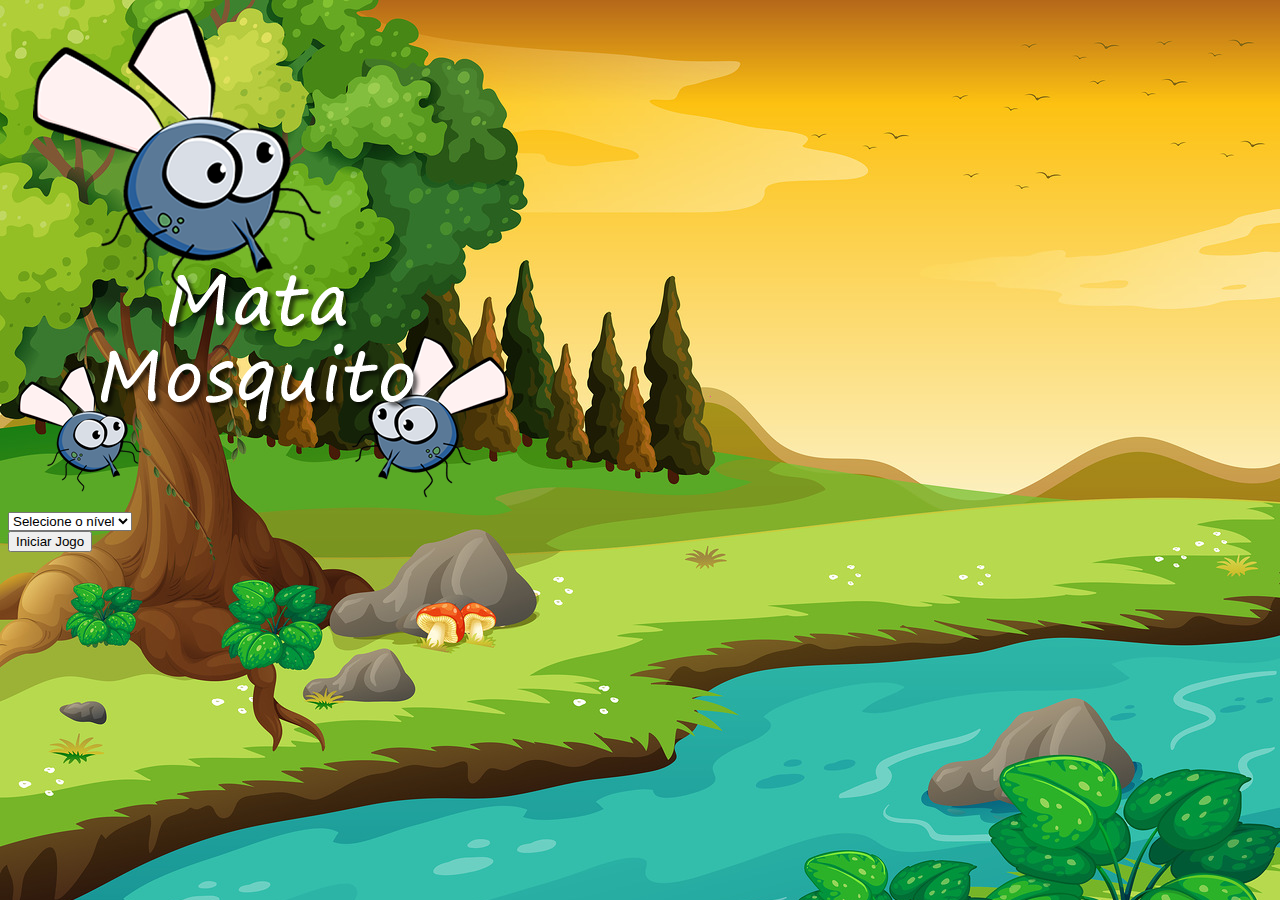
<file: index.html>
<!DOCTYPE html>
<html lang="pt-br">
  <head>
    <meta charset="UTF-8" />
    <meta name="viewport" content="width=device-width, initial-scale=1.0" />
    <title>Mata-Mosquito</title>
    <link
      href="https://cdn.jsdelivr.net/npm/bootstrap@5.3.8/dist/css/bootstrap.min.css"
      rel="stylesheet"
      integrity="sha384-sRIl4kxILFvY47J16cr9ZwB07vP4J8+LH7qKQnuqkuIAvNWLzeN8tE5YBujZqJLB"
      crossorigin="anonymous"
    />
    <link rel="stylesheet" href="style.css" />
    <link rel="shortcut icon" href="imagens/mosca.png" type="image/x-icon" />
  </head>
  <body>
    <div
      class="container d-flex justify-content-center align-items-center vh-100 flex-column"
    >
      <div class="row">
        <div class="col">
          <img src="imagens/game.png" alt="imagem-vitoria" />
        </div>
      </div>
      <div class="row">
        <div class="col">
          <div
            class="d-flex justify-content-center align-items-center flex-column"
          >
            <select class="form-control mb-2" id="nivel">
              <option value="">Selecione o nível</option>
              <option value="normal">Normal</option>
              <option value="dificil">Difícil</option>
              <option value="god">GOD</option>
            </select>
          </div>
        </div>
      </div>
      <div class="row">
        <div class="col">
          <button
            type="button"
            class="btn btn-danger btn-lg"
            onclick="iniciarJogo()"
          >
            Iniciar Jogo
          </button>
        </div>
      </div>
    </div>

    <script>
      //Função para iniciar o jogo
      iniciarJogo = () => {
        let nivel = document.getElementById("nivel").value;

        if (nivel === "") {
          alert("Selecione o nível do jogo para iniciar");
          return false; //Para encerrar a função
        }

        window.location.href = "app.html?" + nivel;
      };
    </script>
  </body>
</html>
</file>
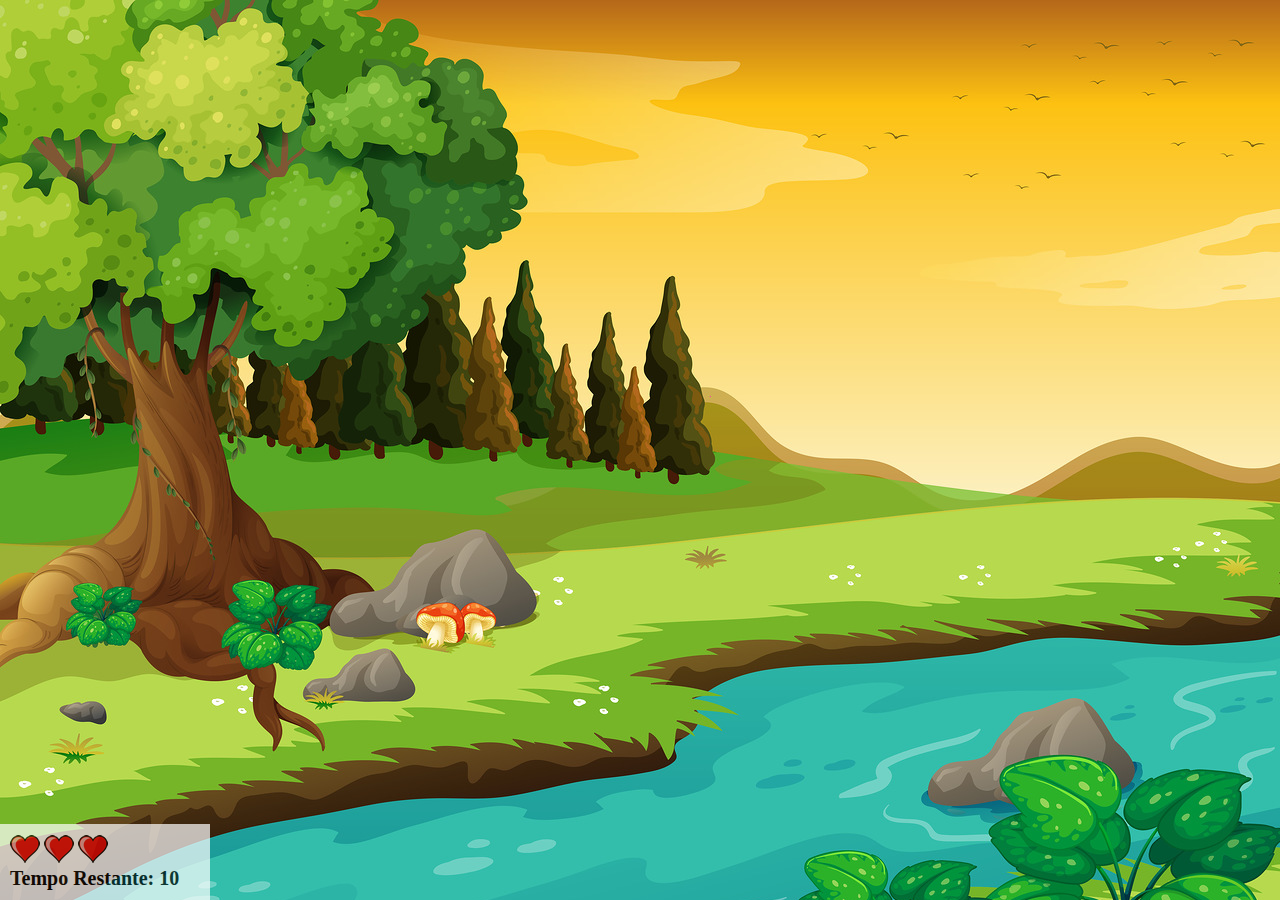
<file: app.html>
<!DOCTYPE html>
<html lang="pt-br">
  <head>
    <meta charset="UTF-8" />
    <meta name="viewport" content="width=device-width, initial-scale=1.0" />
    <title>Mata-Mosquisto</title>
    <link rel="stylesheet" href="style.css" />
    <link rel="shortcut icon" href="imagens/mosca.png" type="image/x-icon" />
  </head>
  <body onresize="ajustaTamanhoPalcoJogo()">
    <div class="painel">
      <div class="vidas">
        <img id="v1" src="imagens/coracao_cheio.png" alt="coracao-vazio" />
        <img id="v2" src="imagens/coracao_cheio.png" alt="coracao-cheio" />
        <img id="v3" src="imagens/coracao_cheio.png" alt="coracao-cheio" />
      </div>
      <div class="cronometro">
        Tempo Restante: <span id="cronometro"></span>
      </div>
    </div>
    <script src="jogo.js"></script>
    <script>
      document.getElementById("cronometro").innerHTML = tempo;

      let criaMosquito = setInterval(() => {
        posicaoRandomica();
      }, criaMosquitoTempo);
    </script>
  </body>
</html>
</file>
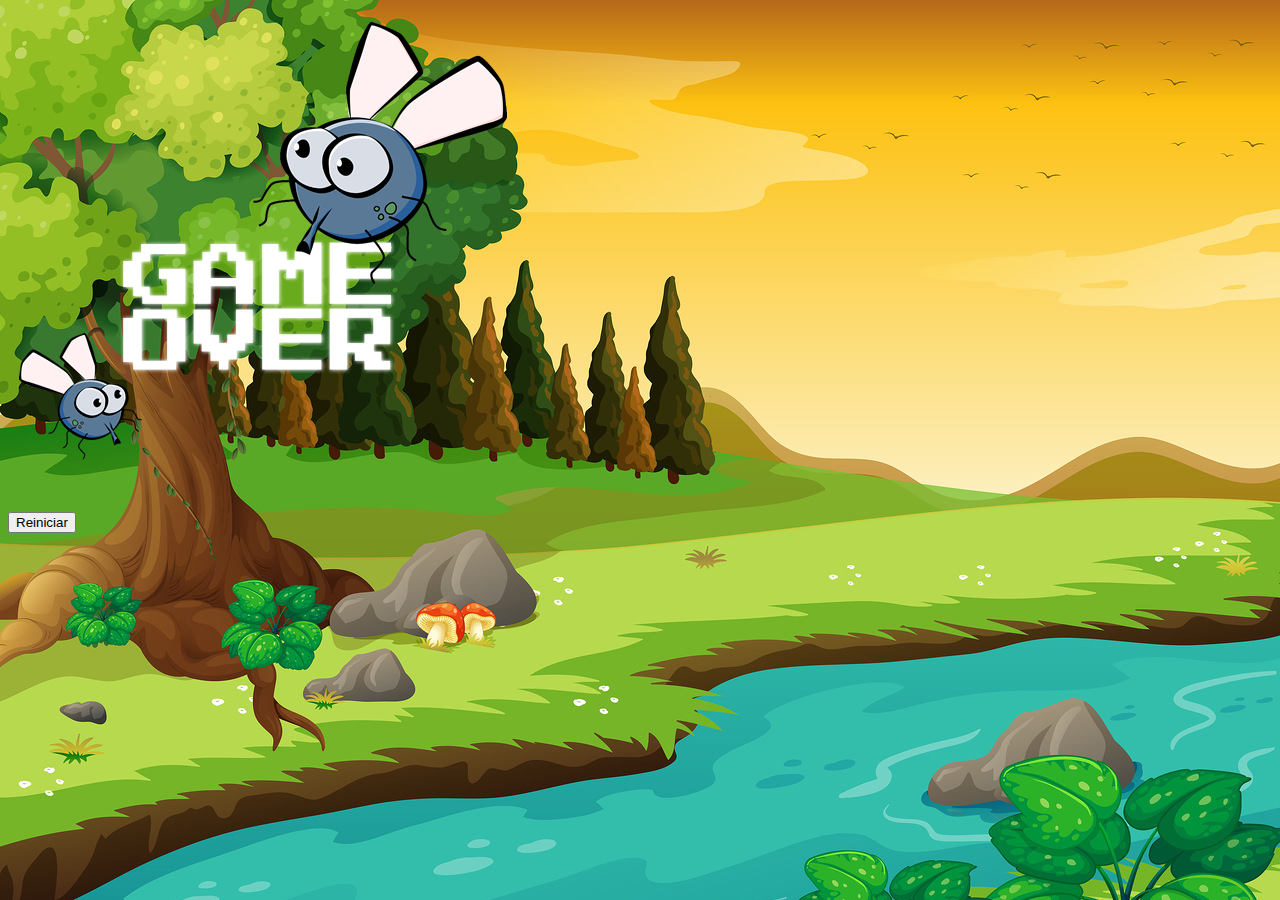
<file: fim-de-jogo.html>
<!DOCTYPE html>
<html lang="pt-br">
  <head>
    <meta charset="UTF-8" />
    <meta name="viewport" content="width=device-width, initial-scale=1.0" />
    <title>Mata-Mosquito</title>
    <link
      href="https://cdn.jsdelivr.net/npm/bootstrap@5.3.8/dist/css/bootstrap.min.css"
      rel="stylesheet"
      integrity="sha384-sRIl4kxILFvY47J16cr9ZwB07vP4J8+LH7qKQnuqkuIAvNWLzeN8tE5YBujZqJLB"
      crossorigin="anonymous"
    />
    <link rel="stylesheet" href="style.css" />
    <link rel="shortcut icon" href="imagens/mosca.png" type="image/x-icon">
  </head>
  <body>
    <div class="container d-flex justify-content-center align-items-center vh-100 flex-column">
      <div class="row">
        <div class="col">
          <img src="imagens/game_over.png" alt="imagem-gameover" />
        </div>
      </div>
      <div class="row">
        <div class="col">
          <button type="button" class="btn btn-dark btn-lg" onclick="window.location.href = 'index.html'">Reiniciar</button>
        </div>
      </div>
    </div>

    <script
      src="https://cdn.jsdelivr.net/npm/bootstrap@5.3.8/dist/js/bootstrap.bundle.min.js"
      integrity="sha384-FKyoEForCGlyvwx9Hj09JcYn3nv7wiPVlz7YYwJrWVcXK/BmnVDxM+D2scQbITxI"
      crossorigin="anonymous"
    ></script>
  </body>
</html>
</file>
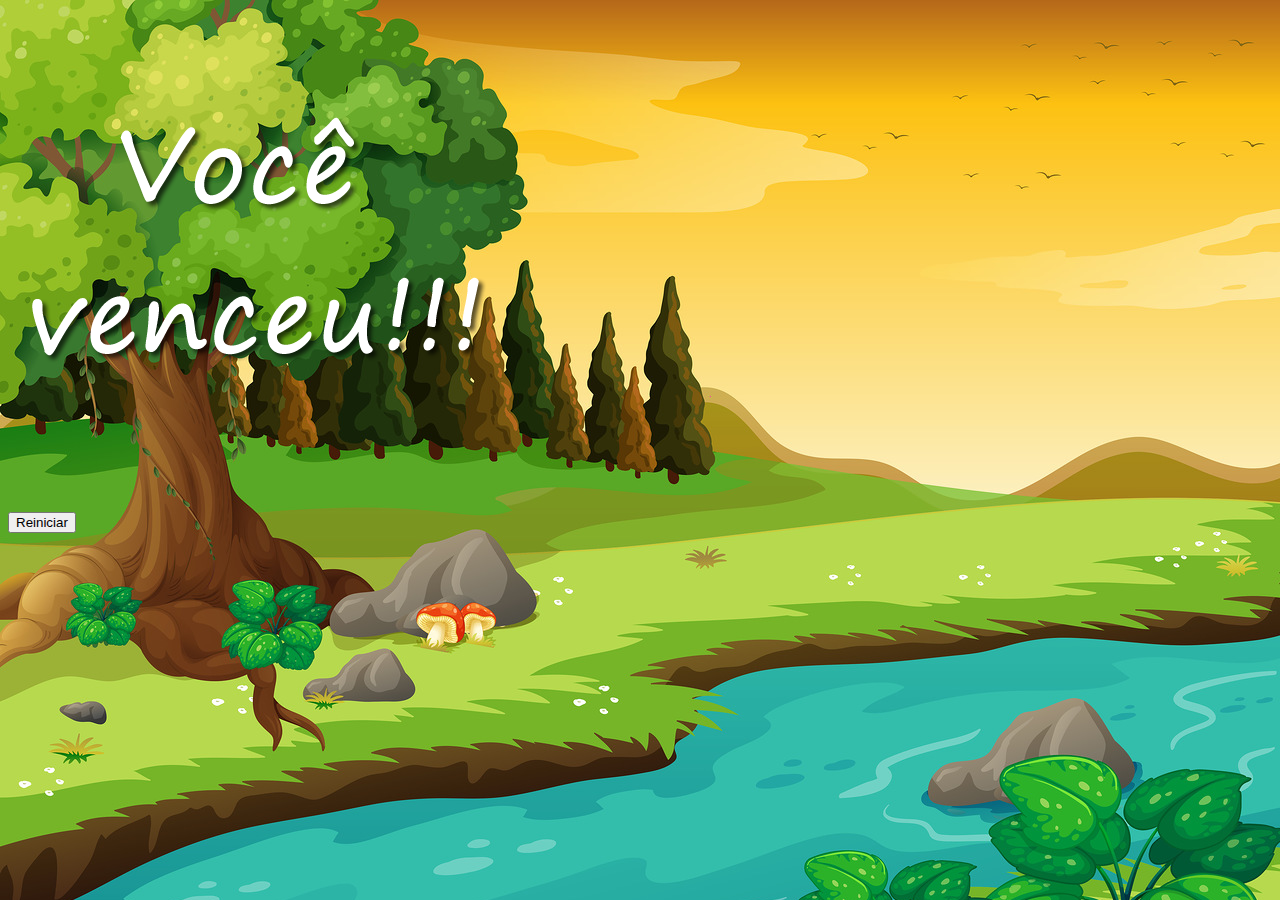
<file: vitoria.html>
<!DOCTYPE html>
<html lang="pt-br">
  <head>
    <meta charset="UTF-8" />
    <meta name="viewport" content="width=device-width, initial-scale=1.0" />
    <title>Mata-Mosquito</title>
    <link
      href="https://cdn.jsdelivr.net/npm/bootstrap@5.3.8/dist/css/bootstrap.min.css"
      rel="stylesheet"
      integrity="sha384-sRIl4kxILFvY47J16cr9ZwB07vP4J8+LH7qKQnuqkuIAvNWLzeN8tE5YBujZqJLB"
      crossorigin="anonymous"
    />
    <link rel="stylesheet" href="style.css" />
    <link rel="shortcut icon" href="imagens/mosca.png" type="image/x-icon">
  </head>
  <body>
    <div class="container d-flex justify-content-center align-items-center vh-100 flex-column">
      <div class="row">
        <div class="col">
          <img src="imagens/vitoria.png" alt="imagem-vitoria" />
        </div>
      </div>
      <div class="row">
        <div class="col">
          <button type="button" class="btn btn-dark btn-lg" onclick="window.location.href = 'index.html'">Reiniciar</button>
        </div>
      </div>
    </div>

    <script
      src="https://cdn.jsdelivr.net/npm/bootstrap@5.3.8/dist/js/bootstrap.bundle.min.js"
      integrity="sha384-FKyoEForCGlyvwx9Hj09JcYn3nv7wiPVlz7YYwJrWVcXK/BmnVDxM+D2scQbITxI"
      crossorigin="anonymous"
    ></script>
  </body>
</html>
</file>
<file: style.css>
html {
    cursor: url(imagens/mata_mosca.png) 30 30, auto;
}
body {
    background-image: url(imagens/bg.jpg);
    background-size: cover;
    background-repeat: no-repeat;
}
.mosquito1 {
    position: absolute;
    width: 50px;
    height: 50px;
}

.mosquito2 {
    position: absolute;
    width: 70px;
    height: 70px;
}

.mosquito3 {
    position: absolute;
    width: 90px;
    height: 90px;
}
.ladoA {
    transform: scaleX(1);
}
.ladoB {
    transform: scaleX(-1);
}

.painel {
    position: absolute;
    width: 190px;
    padding: 10px;
    left: 0px;
    bottom: 0px;
    border-top: 1px solid white;
    background-color: white;
    opacity: 0.7;
}

.vidas {
    float: left;
}
.cronometro {
    float: left;
    font-size: 20px;
    font-weight: bold;
}
</file>
